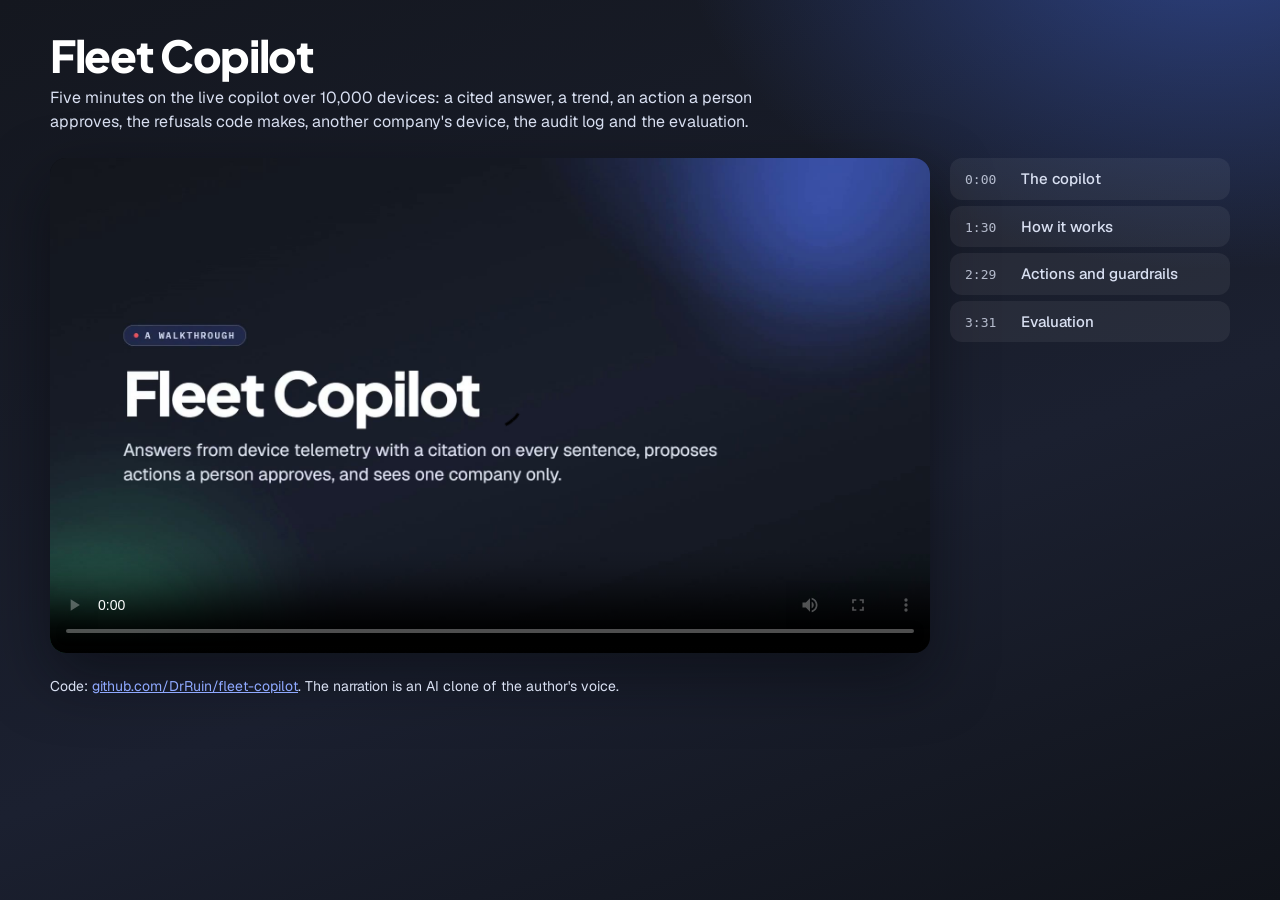
<file: index.html>
<!doctype html>
<html lang="en">
  <head>
    <meta charset="UTF-8" />
    <meta name="viewport" content="width=device-width, initial-scale=1" />
    <title>Fleet Copilot walkthrough</title>
    <style>
      @font-face {
        font-family: "Jakarta";
        src: url("assets/jakarta.woff2") format("woff2");
        font-weight: 200 800;
      }
      @font-face {
        font-family: "Geist";
        src: url("assets/geist.woff2") format("woff2");
        font-weight: 100 900;
      }
      :root {
        --navy: #14171f;
        --blue: #4a76ff;
        --ink: #ffffff;
        --soft: #d9e0f2;
      }
      * {
        box-sizing: border-box;
        margin: 0;
      }
      body {
        min-height: 100vh;
        font-family: "Geist", system-ui, sans-serif;
        color: var(--ink);
        background: radial-gradient(900px 600px at 95% -10%, rgba(74, 118, 255, 0.45), transparent 60%),
          linear-gradient(160deg, #14171f, #1b2030 60%, #10131a);
        padding: 32px 16px 48px;
      }
      main {
        max-width: 1180px;
        margin: 0 auto;
        display: grid;
        gap: 24px;
      }
      h1 {
        font: 800 clamp(28px, 4vw, 44px) / 1.05 "Jakarta", sans-serif;
        letter-spacing: -0.03em;
      }
      p.lede {
        color: var(--soft);
        max-width: 760px;
        margin-top: 8px;
        line-height: 1.5;
      }
      .stage {
        display: grid;
        gap: 20px;
        grid-template-columns: 1fr;
      }
      @media (min-width: 960px) {
        .stage {
          grid-template-columns: 1fr 280px;
        }
      }
      video {
        width: 100%;
        border-radius: 16px;
        background: #0c0e14;
        box-shadow: 0 24px 60px rgba(6, 8, 12, 0.5);
      }
      ol {
        list-style: none;
        padding: 0;
        display: grid;
        gap: 6px;
        align-content: start;
      }
      button {
        width: 100%;
        display: flex;
        gap: 12px;
        align-items: baseline;
        text-align: left;
        font: 500 15px/1.3 "Geist", sans-serif;
        color: var(--soft);
        background: rgba(255, 255, 255, 0.06);
        border: 1.5px solid transparent;
        border-radius: 12px;
        padding: 10px 14px;
        cursor: pointer;
      }
      button:hover,
      button:focus-visible {
        border-color: rgba(143, 169, 255, 0.5);
        outline: none;
      }
      button[aria-current="true"] {
        background: var(--blue);
        color: var(--ink);
      }
      footer {
        color: var(--soft);
        font-size: 14px;
      }
      a {
        color: #8fa9ff;
      }
      time {
        font: 500 13px "IBM Plex Mono", ui-monospace, monospace;
        opacity: 0.8;
        min-width: 44px;
      }
    </style>
  </head>
  <body>
    <main>
      <header>
        <h1>Fleet Copilot</h1>
        <p class="lede">
          Five minutes on the live copilot over 10,000 devices: a cited answer, a trend, an action a person approves, the
          refusals code makes, another company's device, the audit log and the evaluation.
        </p>
      </header>
      <div class="stage">
        <video id="video" src="walkthrough.mp4" poster="walkthrough.jpg" controls preload="metadata" playsinline></video>
        <ol id="chapters" aria-label="Chapters"></ol>
      </div>
      <footer>
        Code: <a href="https://github.com/DrRuin/fleet-copilot">github.com/DrRuin/fleet-copilot</a>. The narration is an AI
        clone of the author's voice.
      </footer>
    </main>
    <script>
      const video = document.getElementById("video");
      const list = document.getElementById("chapters");
      const clock = (s) => `${Math.floor(s / 60)}:${String(Math.floor(s % 60)).padStart(2, "0")}`;
      fetch("chapters.json")
        .then((r) => r.json())
        .then((chapters) => {
          const buttons = chapters.map((c) => {
            const li = document.createElement("li");
            const b = document.createElement("button");
            b.innerHTML = `<time>${clock(c.time)}</time><span></span>`;
            b.querySelector("span").textContent = c.title;
            b.onclick = () => {
              video.currentTime = c.time;
              video.play();
            };
            li.appendChild(b);
            list.appendChild(li);
            return [c.time, b];
          });
          video.addEventListener("timeupdate", () => {
            const now = buttons.filter(([t]) => t <= video.currentTime + 0.1).pop();
            buttons.forEach(([, b]) => b.setAttribute("aria-current", String(now && b === now[1])));
          });
        });
    </script>
  </body>
</html>
</file>
